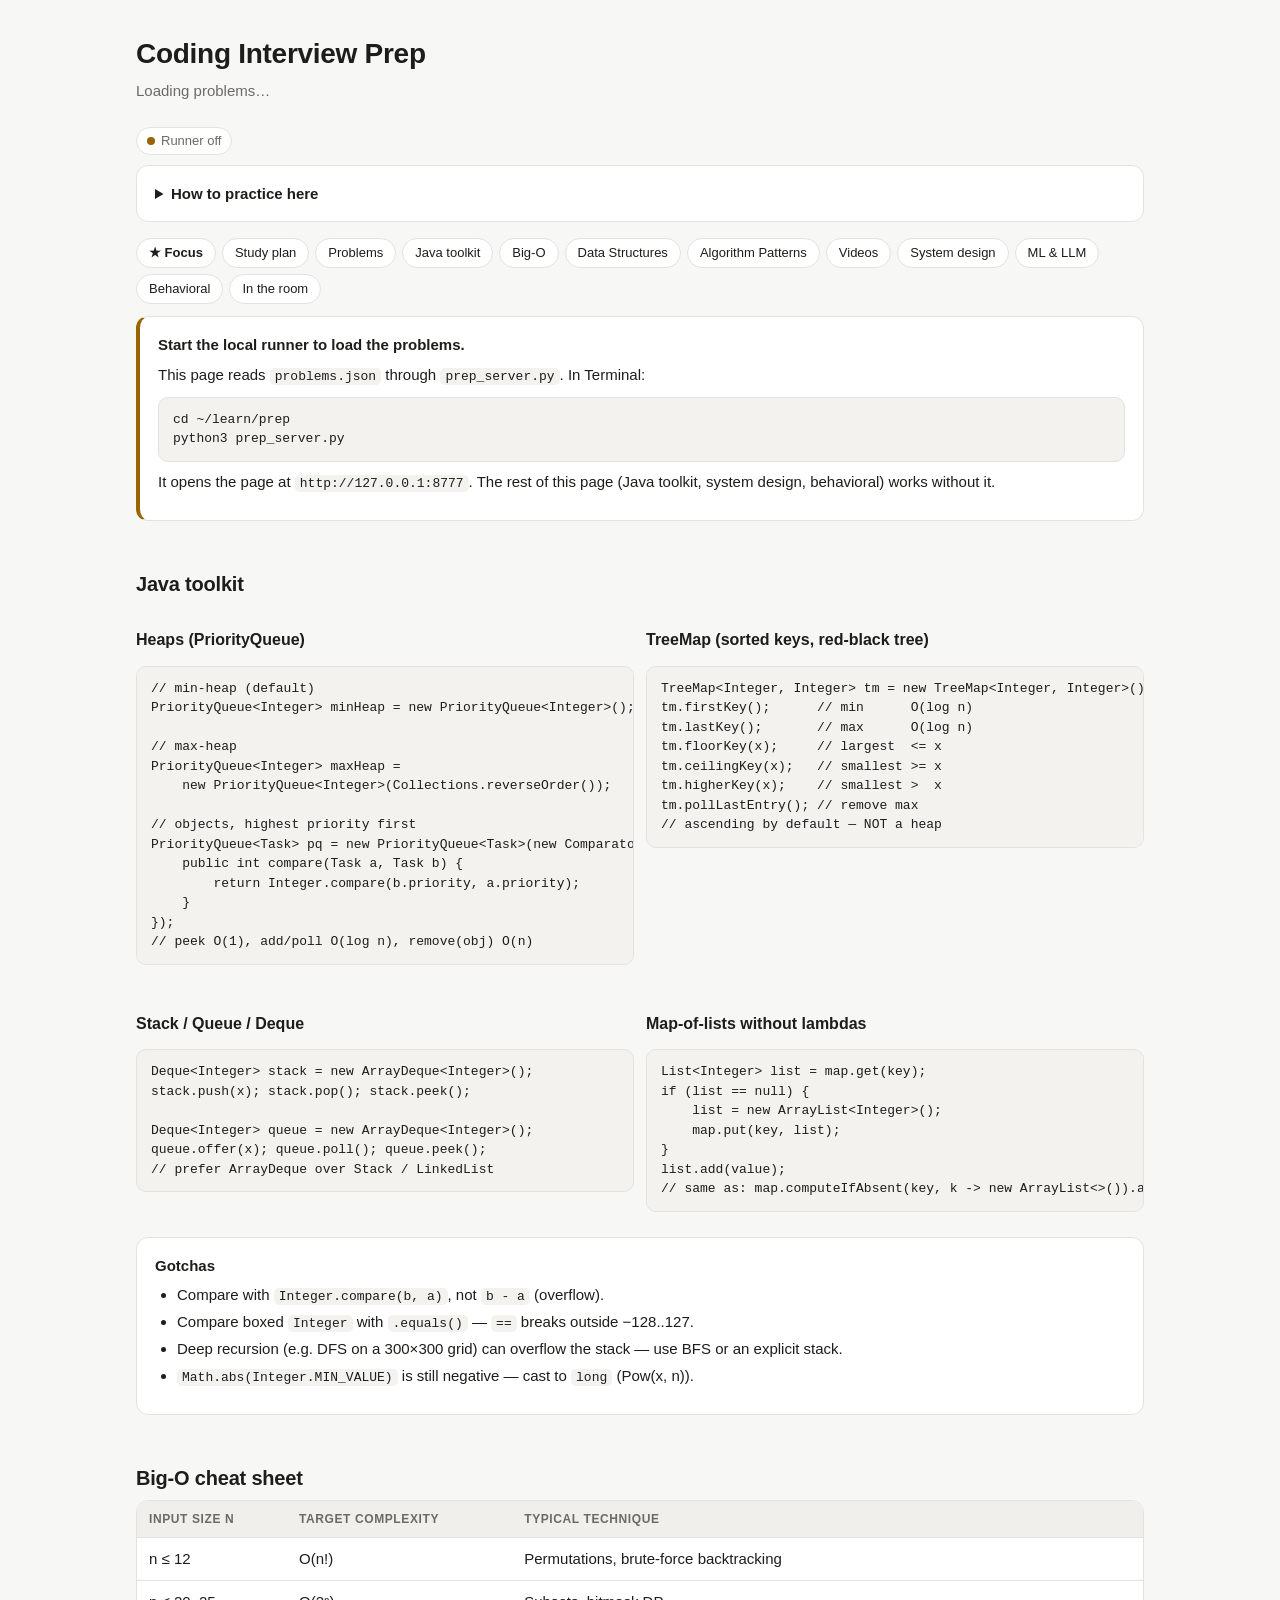
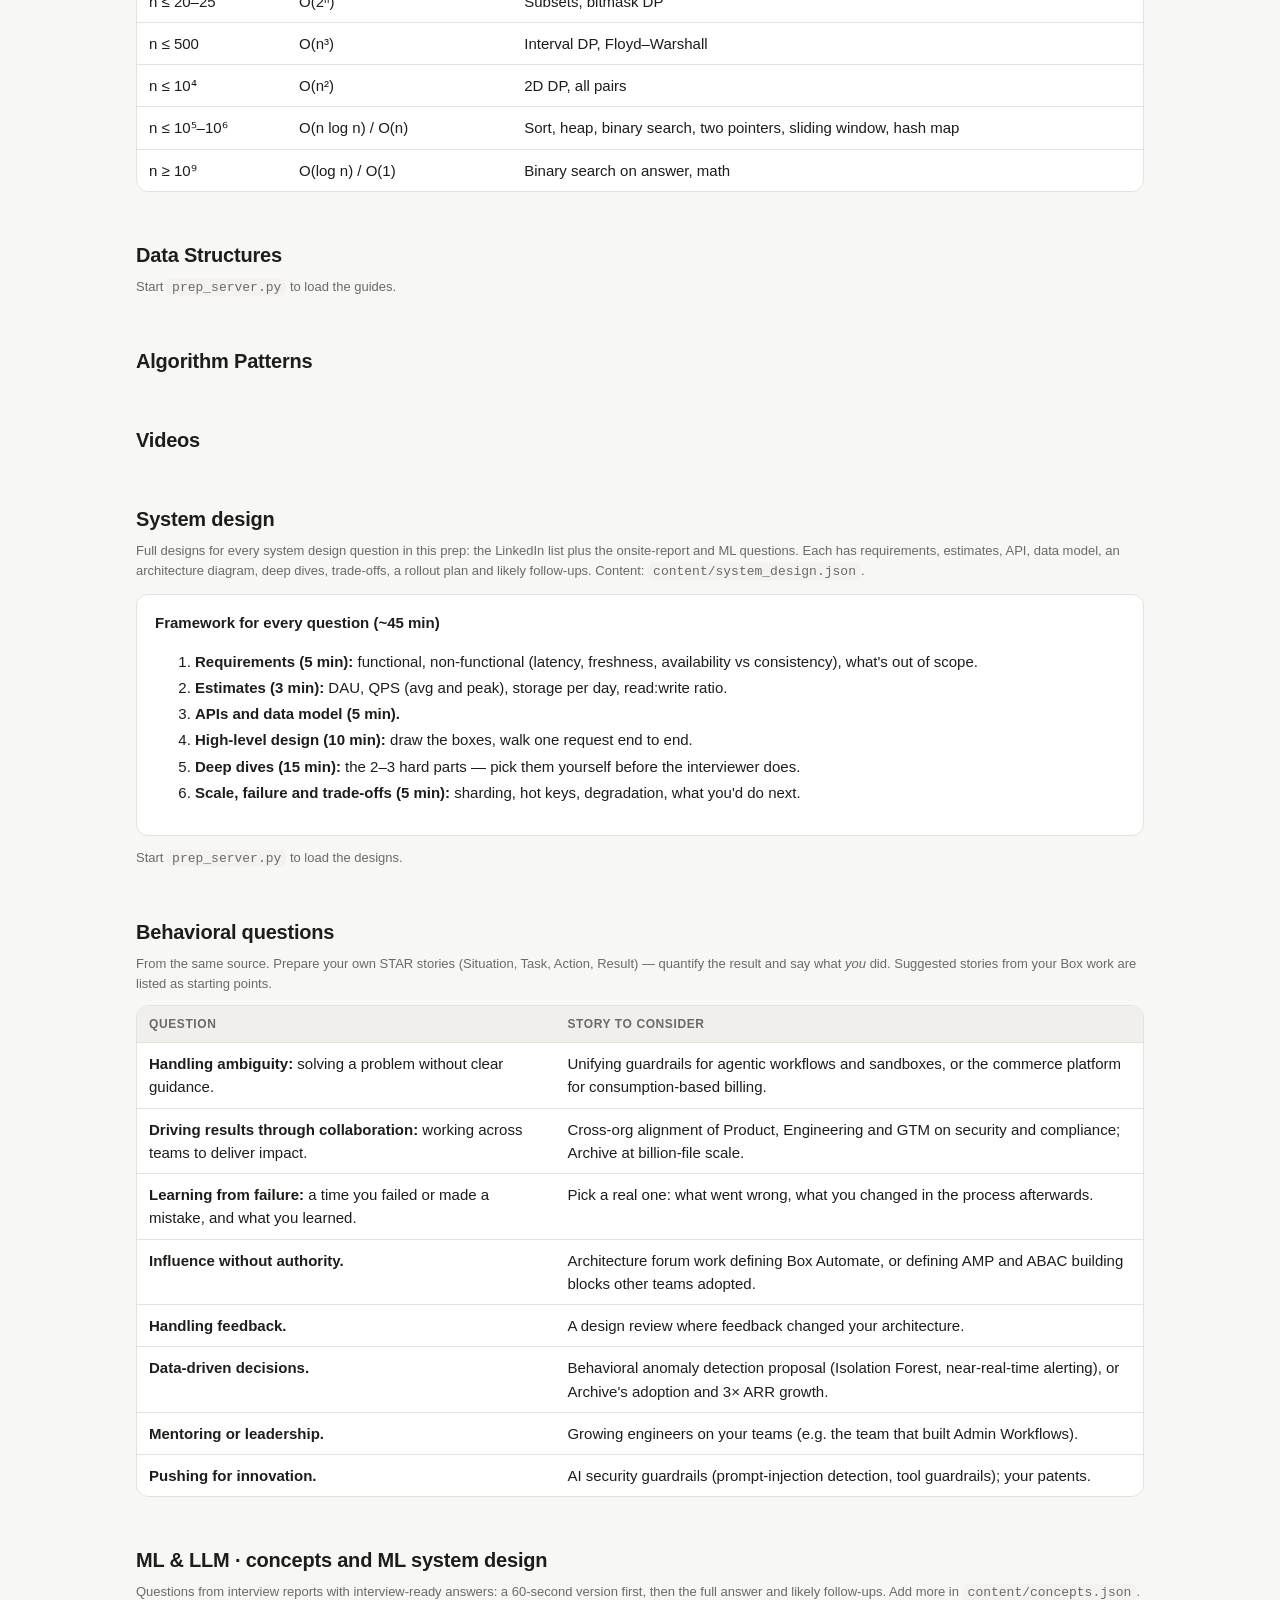
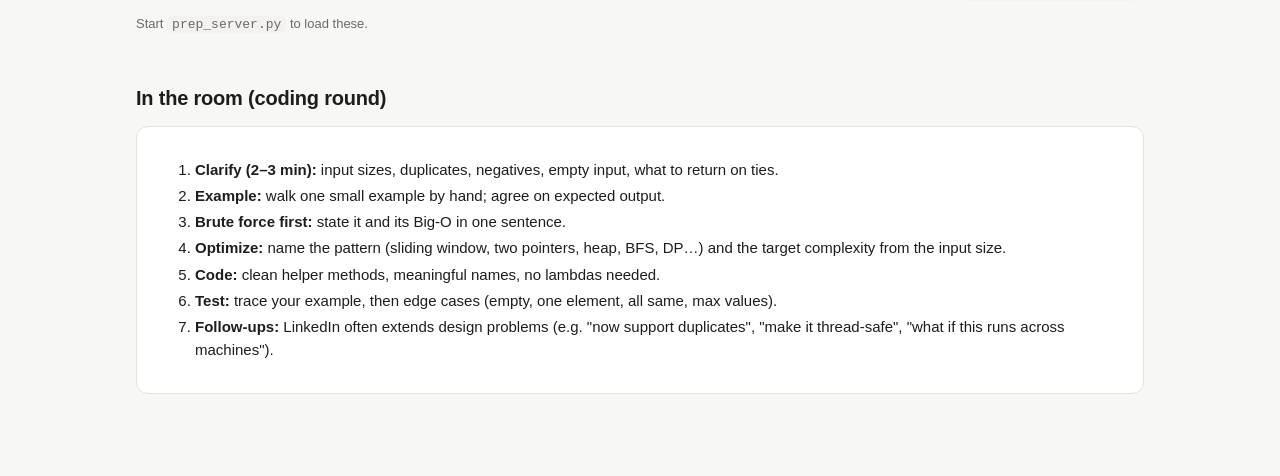
<file: prep/index.html>
<!doctype html>
<html lang="en">
<head>
<meta charset="utf-8">
<meta name="viewport" content="width=device-width, initial-scale=1">
<title>Coding Interview Prep</title>
<meta name="prep-token" content="__PREP_TOKEN__">
<link rel="stylesheet" href="vendor/codemirror.css">
<link rel="stylesheet" href="vendor/show-hint.css">
<link rel="stylesheet" href="app.css">
</head>
<body>
<div class="wrap">
<h1>Coding Interview Prep</h1>
<p class="sub" id="subText">Loading problems…</p>
<div class="runner" id="runnerBadge"><i></i><span>Checking runner…</span></div>
<details class="card" style="margin-top:10px"><summary style="cursor:pointer;font-weight:600">How to practice here</summary>
<ol>
<li>Click a problem title to open it: description on the left, code editor on the right (Java or Python).</li>
<li><b>Ctrl + Space</b> or typing <code>.</code> after a variable shows Java methods with signatures and Big-O. The <b>Reference</b> tab has a searchable Java API cheat sheet and snippets.</li>
<li><b>Run tests</b> (or Cmd + Enter) runs your code with your own <code>javac</code>/<code>python3</code> through <code>prep_server.py</code>. Your code is saved to <code>solutions/</code>.</li>
<li>Progress shows on every problem: <b>Started</b> / <b>Tried · 1/4</b> (attempted), <b>✓ 4/4</b> (all tests passing), <b>✓ Done</b>. Filter by it with the status menu. It's saved to <code>solutions/progress.json</code>.</li>
<li>Change companies or the time window: <code>python3 build_prep.py --companies LinkedIn Nvidia Google --window 6mo</code>, then reload. See README.md.</li>
</ol></details>
<nav class="toc">
  <a href="#focus" class="navfocus">★ Focus</a><a href="#plan">Study plan</a><a href="#problems">Problems</a>
  <a href="#java">Java toolkit</a><a href="#bigo">Big-O</a><a href="#ds">Data Structures</a><a href="#tech">Algorithm Patterns</a><a href="#videos">Videos</a><a href="#sd">System design</a><a href="#ml">ML &amp; LLM</a><a href="#beh">Behavioral</a><a href="#approach">In the room</a>
</nav>
<div id="appRoot">
<h2 id="focus">★ Focus: LinkedIn Staff onsite</h2>
<div id="focusRoot"><p class="note">Loading…</p></div>
<h2 id="plan">Study plan</h2>
<div class="grid" id="planCards"></div>
<div class="card">
  <b>Suggested order</b>
  <ol>
    <li><b>Company problems first</b> — the list is already sorted: asked by more companies, then most recent (30d → 3mo → 6mo), then frequency.</li>
    <li><b>Pick a company</b> in the Source filter when an interview is coming up; the list re-sorts by that company's frequency.</li>
    <li><b>Then go by pattern</b> — use the Pattern filter to do 3–4 problems of one pattern in a row, mixing company and Blind 75 problems.</li>
    <li><b>Blind 75 rows</b> (at the bottom) fill in patterns the companies didn't cover recently.</li>
  </ol>
  <p class="note" id="dataNote"></p>
</div>

<h2 id="problems">Problems <span class="lc" id="nProblems"></span></h2>
<div class="toolbar">
  <input type="search" id="q" placeholder="Filter by title or number…" aria-label="Filter problems">
  <select id="src" aria-label="Filter by source"></select>
  <select id="pat" aria-label="Filter by pattern"></select>
  <select id="stat" aria-label="Filter by status">
    <option value="">All statuses</option>
    <option value="todo">Not done yet</option>
    <option value="none">Not started</option>
    <option value="attempted">Attempted (not passing)</option>
    <option value="passed">Passing, not marked done</option>
    <option value="done">Done</option>
  </select>
  <label><input type="checkbox" id="hideDone"> Hide done</label>
  <button type="button" class="btn sm addprob" id="addProb" title="Add a problem that isn't in the list, like one from a real interview">+ Add problem</button>
  <div class="progress"><span id="ptext">Loading…</span><div class="bar"><i id="pbar"></i><i id="pbar2"></i><i id="pbar3"></i></div></div>
  <div class="legend" id="plegend"></div>
</div>
<div class="tablewrap"><table id="ptable">
<thead><tr><th></th><th>Problem · key idea · tags</th><th>Level</th><th>Pattern</th></tr></thead>
<tbody></tbody></table></div>
<div class="empty" id="empty">No problems match the current filters.</div>
</div>

<h2 id="java">Java toolkit</h2>
<div class="cols2">
<div>
<h3>Heaps (PriorityQueue)</h3>
<pre><code>// min-heap (default)
PriorityQueue&lt;Integer&gt; minHeap = new PriorityQueue&lt;Integer&gt;();

// max-heap
PriorityQueue&lt;Integer&gt; maxHeap =
    new PriorityQueue&lt;Integer&gt;(Collections.reverseOrder());

// objects, highest priority first
PriorityQueue&lt;Task&gt; pq = new PriorityQueue&lt;Task&gt;(new Comparator&lt;Task&gt;() {
    public int compare(Task a, Task b) {
        return Integer.compare(b.priority, a.priority);
    }
});
// peek O(1), add/poll O(log n), remove(obj) O(n)</code></pre>
</div>
<div>
<h3>TreeMap (sorted keys, red-black tree)</h3>
<pre><code>TreeMap&lt;Integer, Integer&gt; tm = new TreeMap&lt;Integer, Integer&gt;();
tm.firstKey();      // min      O(log n)
tm.lastKey();       // max      O(log n)
tm.floorKey(x);     // largest  &lt;= x
tm.ceilingKey(x);   // smallest &gt;= x
tm.higherKey(x);    // smallest &gt;  x
tm.pollLastEntry(); // remove max
// ascending by default — NOT a heap</code></pre>
</div>
<div>
<h3>Stack / Queue / Deque</h3>
<pre><code>Deque&lt;Integer&gt; stack = new ArrayDeque&lt;Integer&gt;();
stack.push(x); stack.pop(); stack.peek();

Deque&lt;Integer&gt; queue = new ArrayDeque&lt;Integer&gt;();
queue.offer(x); queue.poll(); queue.peek();
// prefer ArrayDeque over Stack / LinkedList</code></pre>
</div>
<div>
<h3>Map-of-lists without lambdas</h3>
<pre><code>List&lt;Integer&gt; list = map.get(key);
if (list == null) {
    list = new ArrayList&lt;Integer&gt;();
    map.put(key, list);
}
list.add(value);
// same as: map.computeIfAbsent(key, k -&gt; new ArrayList&lt;&gt;()).add(value);</code></pre>
</div>
</div>
<div class="card">
<b>Gotchas</b>
<ul>
  <li>Compare with <code>Integer.compare(b, a)</code>, not <code>b - a</code> (overflow).</li>
  <li>Compare boxed <code>Integer</code> with <code>.equals()</code> — <code>==</code> breaks outside −128..127.</li>
  <li>Deep recursion (e.g. DFS on a 300×300 grid) can overflow the stack — use BFS or an explicit stack.</li>
  <li><code>Math.abs(Integer.MIN_VALUE)</code> is still negative — cast to <code>long</code> (Pow(x, n)).</li>
</ul>
</div>

<h2 id="bigo">Big-O cheat sheet</h2>
<div class="tablewrap"><table>
<thead><tr><th>Input size n</th><th>Target complexity</th><th>Typical technique</th></tr></thead>
<tbody>
<tr><td>n ≤ 12</td><td>O(n!)</td><td>Permutations, brute-force backtracking</td></tr>
<tr><td>n ≤ 20–25</td><td>O(2ⁿ)</td><td>Subsets, bitmask DP</td></tr>
<tr><td>n ≤ 500</td><td>O(n³)</td><td>Interval DP, Floyd–Warshall</td></tr>
<tr><td>n ≤ 10⁴</td><td>O(n²)</td><td>2D DP, all pairs</td></tr>
<tr><td>n ≤ 10⁵–10⁶</td><td>O(n log n) / O(n)</td><td>Sort, heap, binary search, two pointers, sliding window, hash map</td></tr>
<tr><td>n ≥ 10⁹</td><td>O(log n) / O(1)</td><td>Binary search on answer, math</td></tr>
</tbody></table></div>

<h2 id="ds">Data Structures</h2>
<div id="dsRoot"><p class="note">Start <code>prep_server.py</code> to load the guides.</p></div>
<h2 id="tech">Algorithm Patterns</h2>
<div id="techRoot"></div>
<h2 id="videos">Videos</h2>
<div id="vidRoot"></div>
<h2 id="sd">System design</h2>
<p class="note">Full designs for every system design question in this prep: the LinkedIn list plus the onsite-report and ML questions. Each has requirements, estimates, API, data model, an architecture diagram, deep dives, trade-offs, a rollout plan and likely follow-ups. Content: <code>content/system_design.json</code>.</p>

<div class="card">
<b>Framework for every question (~45 min)</b>
<ol>
  <li><b>Requirements (5 min):</b> functional, non-functional (latency, freshness, availability vs consistency), what's out of scope.</li>
  <li><b>Estimates (3 min):</b> DAU, QPS (avg and peak), storage per day, read:write ratio.</li>
  <li><b>APIs and data model (5 min).</b></li>
  <li><b>High-level design (10 min):</b> draw the boxes, walk one request end to end.</li>
  <li><b>Deep dives (15 min):</b> the 2–3 hard parts — pick them yourself before the interviewer does.</li>
  <li><b>Scale, failure and trade-offs (5 min):</b> sharding, hot keys, degradation, what you'd do next.</li>
</ol>
</div>

<!-- 1. Feed -->
<div id="sdRoot"><p class="note">Start <code>prep_server.py</code> to load the designs.</p></div>
<h2 id="beh">Behavioral questions</h2>
<p class="note">From the same source. Prepare your own STAR stories (Situation, Task, Action, Result) — quantify the result and say what <i>you</i> did. Suggested stories from your Box work are listed as starting points.</p>
<div class="tablewrap"><table>
<thead><tr><th>Question</th><th>Story to consider</th></tr></thead>
<tbody>
<tr><td><b>Handling ambiguity:</b> solving a problem without clear guidance.</td><td>Unifying guardrails for agentic workflows and sandboxes, or the commerce platform for consumption-based billing.</td></tr>
<tr><td><b>Driving results through collaboration:</b> working across teams to deliver impact.</td><td>Cross-org alignment of Product, Engineering and GTM on security and compliance; Archive at billion-file scale.</td></tr>
<tr><td><b>Learning from failure:</b> a time you failed or made a mistake, and what you learned.</td><td>Pick a real one: what went wrong, what you changed in the process afterwards.</td></tr>
<tr><td><b>Influence without authority.</b></td><td>Architecture forum work defining Box Automate, or defining AMP and ABAC building blocks other teams adopted.</td></tr>
<tr><td><b>Handling feedback.</b></td><td>A design review where feedback changed your architecture.</td></tr>
<tr><td><b>Data-driven decisions.</b></td><td>Behavioral anomaly detection proposal (Isolation Forest, near-real-time alerting), or Archive's adoption and 3× ARR growth.</td></tr>
<tr><td><b>Mentoring or leadership.</b></td><td>Growing engineers on your teams (e.g. the team that built Admin Workflows).</td></tr>
<tr><td><b>Pushing for innovation.</b></td><td>AI security guardrails (prompt-injection detection, tool guardrails); your patents.</td></tr>
</tbody></table></div>

<h2 id="ml">ML &amp; LLM · concepts and ML system design</h2>
<p class="note">Questions from interview reports with interview-ready answers: a 60-second version first, then the full answer and likely follow-ups. Add more in <code>content/concepts.json</code>.</p>
<div id="mlRoot"><p class="note">Start <code>prep_server.py</code> to load these.</p></div>

<h2 id="approach">In the room (coding round)</h2>
<div class="card">
<ol>
  <li><b>Clarify (2–3 min):</b> input sizes, duplicates, negatives, empty input, what to return on ties.</li>
  <li><b>Example:</b> walk one small example by hand; agree on expected output.</li>
  <li><b>Brute force first:</b> state it and its Big-O in one sentence.</li>
  <li><b>Optimize:</b> name the pattern (sliding window, two pointers, heap, BFS, DP…) and the target complexity from the input size.</li>
  <li><b>Code:</b> clean helper methods, meaningful names, no lambdas needed.</li>
  <li><b>Test:</b> trace your example, then edge cases (empty, one element, all same, max values).</li>
  <li><b>Follow-ups:</b> LinkedIn often extends design problems (e.g. "now support duplicates", "make it thread-safe", "what if this runs across machines").</li>
</ol>
</div>

</div>
<div class="modal" id="modal" role="dialog" aria-modal="true" aria-labelledby="mTitle" hidden>
  <div class="mbox">
    <header class="mhead">
      <div class="mnav">
        <button type="button" class="ibtn" id="mPrev" title="Previous problem (in current filter)">‹</button>
        <button type="button" class="ibtn" id="mNext" title="Next problem (in current filter)">›</button>
      </div>
      <div class="mtitlewrap">
        <h2 id="mTitle">Problem</h2>
        <div class="mmeta" id="mMeta"></div>
        <div class="mstatus" id="mStatus"></div>
      </div>
      <button type="button" class="btn ghost sm" id="mEdit" hidden title="Edit this problem you added">Edit problem</button>
      <label class="mdone"><input type="checkbox" id="mDone"> Done</label>
      <button type="button" class="ibtn" id="mClose" title="Close (Esc)">✕</button>
    </header>
    <div class="mbody">
      <section class="mleft">
        <div class="tabs" role="tablist">
          <button type="button" role="tab" class="tab on" data-tab="prob">Problem</button>
          <button type="button" role="tab" class="tab" data-tab="sol" id="mSolTab" hidden>Solution ★</button>
          <button type="button" role="tab" class="tab" data-tab="ref">Reference</button>
        </div>
        <div class="tabpane" id="paneProb">
          <div class="inshort"><span class="lbl2">In short</span><p id="mSummary"></p></div>
          <section class="fullst" id="mFull">
            <div class="fullhead"><b>Full problem</b><span class="note" id="mFullSrc"></span><span class="grow"></span><button type="button" class="linkbtn" id="mFullRefresh" title="Fetch again from LeetCode">Refresh</button></div>
            <div class="fullbody collapsed" id="mFullBody"></div>
            <button type="button" class="morebtn" id="mFullMore" aria-expanded="false">Show full problem ▾</button>
          </section>
          <div class="mex"><b>Example</b><div id="mExample"></div></div>
          <details class="mhint"><summary>Hint: key idea</summary><div id="mIdea"></div></details>
          <div id="mTestsWrap">
            <h4>Test cases</h4>
            <ol id="mTests" class="mtests"></ol>
          </div>
          <p class="note" id="mProvided"></p>
          <div id="mTech"></div>
          <p class="note"><a id="mLink" href="#" target="_blank" rel="noopener">Open on LeetCode ↗</a></p>
        </div>
        <div class="tabpane" id="paneSol" hidden>
          <p class="note">From the Focus tab. Try the problem first: this is the full worked solution.</p>
          <div id="mSol"></div>
        </div>
        <div class="tabpane" id="paneRef" hidden>
          <input type="search" id="refQ" placeholder="Search: e.g. TreeMap floor, PriorityQueue, substring…" aria-label="Search reference">
          <div id="refBody"></div>
        </div>
      </section>
      <section class="mright">
        <div class="etools">
          <select id="mLang" aria-label="Language">
            <option value="java">Java</option>
            <option value="python">Python 3</option>
          </select>
          <label class="ac"><input type="checkbox" id="mAuto" checked> Autocomplete</label>
          <span class="grow"></span>
          <button type="button" class="btn ghost" id="mReset">Reset code</button>
          <button type="button" class="btn ghost" id="mRunOnce" title="Run once and show your prints (Ctrl/Cmd + Shift + Enter)">Run ▷</button>
          <button type="button" class="btn" id="mRun" title="Run all tests (Ctrl/Cmd + Enter)">Run tests ▶</button>
        </div>
        <div class="runin">
          <label for="mRunSel">Run with</label>
          <select id="mRunSel" aria-label="Input for Run"></select>
          <input type="text" id="mRunArgs" spellcheck="false" autocomplete="off" aria-label="Custom input as a JSON list of arguments" hidden>
          <span class="note" id="mRunHint"></span>
        </div>
        <div class="verbar">
          <label for="mVerSel">Version</label>
          <select id="mVerSel" aria-label="Saved versions"></select>
          <button type="button" class="btn ghost sm" id="mVerSave">Save as version…</button>
          <span class="vernew" id="mVerNew" hidden>
            <input type="text" id="mVerName" spellcheck="false" autocomplete="off" placeholder="name, e.g. bfs or two-pass-dfs" aria-label="Version name">
            <input type="text" id="mVerNote" spellcheck="false" autocomplete="off" placeholder="note (optional)" aria-label="Version note">
            <button type="button" class="btn sm" id="mVerOk">Save</button>
            <button type="button" class="linkbtn" id="mVerCancel">Cancel</button>
          </span>
          <button type="button" class="linkbtn" id="mVerDel" hidden>Delete</button>
          <span class="note" id="mVerMsg"></span>
        </div>
        <div class="editorwrap"><textarea id="mCode"></textarea></div>
        <div class="out" id="mOut"><div class="outhint">Press <b>Run tests</b> (or Ctrl/Cmd + Enter). <b>Ctrl + Space</b> shows suggestions; typing <code>.</code> after a variable lists its methods.</div></div>
      </section>
    </div>
  </div>
</div>

<div class="cpmodal" id="cpModal" role="dialog" aria-modal="true" aria-labelledby="cpTitle" hidden>
  <form class="cpbox" id="cpForm" novalidate>
    <header class="cphead">
      <h2 id="cpTitle">Add a problem</h2>
      <span class="grow"></span>
      <button type="button" class="ibtn" id="cpClose" title="Close (Esc)">✕</button>
    </header>
    <div class="cpbody">
      <p class="note">For problems that aren't in the list, like one from a real interview. Only the title is required. Saved to <code>content/custom_problems.json</code>.</p>
      <div class="cperr" id="cpErr" hidden></div>
      <div class="cprow">
        <label class="cpf grow2">Title <input type="text" id="cpTitleIn" required maxlength="120" placeholder="e.g. Merge meeting rooms"></label>
        <label class="cpf">Difficulty <select id="cpDiff"><option>Easy</option><option selected>Medium</option><option>Hard</option></select></label>
      </div>
      <div class="cprow">
        <label class="cpf">Pattern <input type="text" id="cpPattern" list="cpPatList" placeholder="pick or type"></label>
        <label class="cpf">Companies <input type="text" id="cpCompanies" list="cpCoList" placeholder="LinkedIn, Google"></label>
        <label class="cpf grow2">Where it's from <input type="text" id="cpSource" maxlength="200" placeholder="e.g. LinkedIn phone screen, Nov 2026"></label>
      </div>
      <datalist id="cpPatList"></datalist><datalist id="cpCoList"></datalist>
      <label class="cpf">In short <span class="note">(shown at the top and as the key idea)</span><textarea id="cpSummary" rows="2"></textarea></label>
      <label class="cpf">Full problem <span class="note">blank line = new paragraph · <code>`code`</code> · lines starting with <code>- </code> are bullets · <code>```</code> fences a block</span>
        <textarea id="cpStatement" rows="8" spellcheck="true"></textarea></label>
      <div class="cprow">
        <label class="cpf grow2">Example <textarea id="cpExample" rows="2"></textarea></label>
        <label class="cpf grow2">Hint <textarea id="cpHint" rows="2"></textarea></label>
      </div>
      <fieldset class="cptests">
        <legend>Run tests <span class="note">(optional)</span></legend>
        <label class="cpf">Method signature, in Java <span class="note">— Python gets the same method</span>
          <input type="text" id="cpSig" spellcheck="false" autocomplete="off" class="mono" placeholder="int maxProfit(int[] prices)"></label>
        <details class="cptypes"><summary>Supported types</summary>
          <p>Parameters: <code>int long double boolean char String int[] int[][] char[] char[][] String[] List&lt;Integer&gt; List&lt;String&gt; List&lt;List&lt;Integer&gt;&gt; TreeNode ListNode ListNode[]</code></p>
          <p>Return: the same plus <code>boolean[] double[] List&lt;Boolean&gt; List&lt;List&lt;String&gt;&gt;</code>, and <code>void</code> (no tests). Trees are written in level order: <code>[3,9,20,null,null,15,7]</code>; linked lists as their values: <code>[1,2,3]</code>.</p>
        </details>
        <label class="cpf">Tests <span class="note">one per line: <code>arguments as a JSON list -&gt; expected</code>, optional <code>// note</code></span>
          <textarea id="cpTests" rows="5" spellcheck="false" class="mono" placeholder="[[7,1,5,3,6,4]] -> 5&#10;[[7,6,4,3,1]] -> 0   // prices only fall"></textarea></label>
        <label class="cpf cpinline">Answer order
          <select id="cpOrder">
            <option value="exact">must match exactly</option>
            <option value="any">any order (list is sorted before comparing)</option>
            <option value="any-inner">any order, inside each inner list too</option>
          </select></label>
      </fieldset>
    </div>
    <footer class="cpfoot">
      <button type="button" class="linkbtn danger" id="cpDelete" hidden>Delete problem</button>
      <span class="grow"></span>
      <span class="note" id="cpMsg"></span>
      <button type="button" class="btn ghost" id="cpCancel">Cancel</button>
      <button type="submit" class="btn" id="cpSave">Save problem</button>
    </footer>
  </form>
</div>

<script src="vendor/codemirror.js"></script>
<script src="vendor/clike.js"></script>
<script src="vendor/python.js"></script>
<script src="vendor/show-hint.js"></script>
<script src="vendor/matchbrackets.js"></script>
<script src="vendor/closebrackets.js"></script>
<script src="app.js"></script>
</body>
</html>
</file>
<file: prep/vendor/codemirror.css>
/* BASICS */

.CodeMirror {
  /* Set height, width, borders, and global font properties here */
  font-family: monospace;
  height: 300px;
  color: black;
  direction: ltr;
}

/* PADDING */

.CodeMirror-lines {
  padding: 4px 0; /* Vertical padding around content */
}
.CodeMirror pre.CodeMirror-line,
.CodeMirror pre.CodeMirror-line-like {
  padding: 0 4px; /* Horizontal padding of content */
}

.CodeMirror-scrollbar-filler, .CodeMirror-gutter-filler {
  background-color: white; /* The little square between H and V scrollbars */
}

/* GUTTER */

.CodeMirror-gutters {
  border-right: 1px solid #ddd;
  background-color: #f7f7f7;
  white-space: nowrap;
}
.CodeMirror-linenumbers {}
.CodeMirror-linenumber {
  padding: 0 3px 0 5px;
  min-width: 20px;
  text-align: right;
  color: #999;
  white-space: nowrap;
}

.CodeMirror-guttermarker { color: black; }
.CodeMirror-guttermarker-subtle { color: #999; }

/* CURSOR */

.CodeMirror-cursor {
  border-left: 1px solid black;
  border-right: none;
  width: 0;
}
/* Shown when moving in bi-directional text */
.CodeMirror div.CodeMirror-secondarycursor {
  border-left: 1px solid silver;
}
.cm-fat-cursor .CodeMirror-cursor {
  width: auto;
  border: 0 !important;
  background: #7e7;
}
.cm-fat-cursor div.CodeMirror-cursors {
  z-index: 1;
}
.cm-fat-cursor .CodeMirror-line::selection,
.cm-fat-cursor .CodeMirror-line > span::selection, 
.cm-fat-cursor .CodeMirror-line > span > span::selection { background: transparent; }
.cm-fat-cursor .CodeMirror-line::-moz-selection,
.cm-fat-cursor .CodeMirror-line > span::-moz-selection,
.cm-fat-cursor .CodeMirror-line > span > span::-moz-selection { background: transparent; }
.cm-fat-cursor { caret-color: transparent; }
@-moz-keyframes blink {
  0% {}
  50% { background-color: transparent; }
  100% {}
}
@-webkit-keyframes blink {
  0% {}
  50% { background-color: transparent; }
  100% {}
}
@keyframes blink {
  0% {}
  50% { background-color: transparent; }
  100% {}
}

/* Can style cursor different in overwrite (non-insert) mode */
.CodeMirror-overwrite .CodeMirror-cursor {}

.cm-tab { display: inline-block; text-decoration: inherit; }

.CodeMirror-rulers {
  position: absolute;
  left: 0; right: 0; top: -50px; bottom: 0;
  overflow: hidden;
}
.CodeMirror-ruler {
  border-left: 1px solid #ccc;
  top: 0; bottom: 0;
  position: absolute;
}

/* DEFAULT THEME */

.cm-s-default .cm-header {color: blue;}
.cm-s-default .cm-quote {color: #090;}
.cm-negative {color: #d44;}
.cm-positive {color: #292;}
.cm-header, .cm-strong {font-weight: bold;}
.cm-em {font-style: italic;}
.cm-link {text-decoration: underline;}
.cm-strikethrough {text-decoration: line-through;}

.cm-s-default .cm-keyword {color: #708;}
.cm-s-default .cm-atom {color: #219;}
.cm-s-default .cm-number {color: #164;}
.cm-s-default .cm-def {color: #00f;}
.cm-s-default .cm-variable,
.cm-s-default .cm-punctuation,
.cm-s-default .cm-property,
.cm-s-default .cm-operator {}
.cm-s-default .cm-variable-2 {color: #05a;}
.cm-s-default .cm-variable-3, .cm-s-default .cm-type {color: #085;}
.cm-s-default .cm-comment {color: #a50;}
.cm-s-default .cm-string {color: #a11;}
.cm-s-default .cm-string-2 {color: #f50;}
.cm-s-default .cm-meta {color: #555;}
.cm-s-default .cm-qualifier {color: #555;}
.cm-s-default .cm-builtin {color: #30a;}
.cm-s-default .cm-bracket {color: #997;}
.cm-s-default .cm-tag {color: #170;}
.cm-s-default .cm-attribute {color: #00c;}
.cm-s-default .cm-hr {color: #999;}
.cm-s-default .cm-link {color: #00c;}

.cm-s-default .cm-error {color: #f00;}
.cm-invalidchar {color: #f00;}

.CodeMirror-composing { border-bottom: 2px solid; }

/* Default styles for common addons */

div.CodeMirror span.CodeMirror-matchingbracket {color: #0b0;}
div.CodeMirror span.CodeMirror-nonmatchingbracket {color: #a22;}
.CodeMirror-matchingtag { background: rgba(255, 150, 0, .3); }
.CodeMirror-activeline-background {background: #e8f2ff;}

/* STOP */

/* The rest of this file contains styles related to the mechanics of
   the editor. You probably shouldn't touch them. */

.CodeMirror {
  position: relative;
  overflow: hidden;
  background: white;
}

.CodeMirror-scroll {
  overflow: scroll !important; /* Things will break if this is overridden */
  /* 50px is the magic margin used to hide the element's real scrollbars */
  /* See overflow: hidden in .CodeMirror */
  margin-bottom: -50px; margin-right: -50px;
  padding-bottom: 50px;
  height: 100%;
  outline: none; /* Prevent dragging from highlighting the element */
  position: relative;
  z-index: 0;
}
.CodeMirror-sizer {
  position: relative;
  border-right: 50px solid transparent;
}

/* The fake, visible scrollbars. Used to force redraw during scrolling
   before actual scrolling happens, thus preventing shaking and
   flickering artifacts. */
.CodeMirror-vscrollbar, .CodeMirror-hscrollbar, .CodeMirror-scrollbar-filler, .CodeMirror-gutter-filler {
  position: absolute;
  z-index: 6;
  display: none;
  outline: none;
}
.CodeMirror-vscrollbar {
  right: 0; top: 0;
  overflow-x: hidden;
  overflow-y: scroll;
}
.CodeMirror-hscrollbar {
  bottom: 0; left: 0;
  overflow-y: hidden;
  overflow-x: scroll;
}
.CodeMirror-scrollbar-filler {
  right: 0; bottom: 0;
}
.CodeMirror-gutter-filler {
  left: 0; bottom: 0;
}

.CodeMirror-gutters {
  position: absolute; left: 0; top: 0;
  min-height: 100%;
  z-index: 3;
}
.CodeMirror-gutter {
  white-space: normal;
  height: 100%;
  display: inline-block;
  vertical-align: top;
  margin-bottom: -50px;
}
.CodeMirror-gutter-wrapper {
  position: absolute;
  z-index: 4;
  background: none !important;
  border: none !important;
}
.CodeMirror-gutter-background {
  position: absolute;
  top: 0; bottom: 0;
  z-index: 4;
}
.CodeMirror-gutter-elt {
  position: absolute;
  cursor: default;
  z-index: 4;
}
.CodeMirror-gutter-wrapper ::selection { background-color: transparent }
.CodeMirror-gutter-wrapper ::-moz-selection { background-color: transparent }

.CodeMirror-lines {
  cursor: text;
  min-height: 1px; /* prevents collapsing before first draw */
}
.CodeMirror pre.CodeMirror-line,
.CodeMirror pre.CodeMirror-line-like {
  /* Reset some styles that the rest of the page might have set */
  -moz-border-radius: 0; -webkit-border-radius: 0; border-radius: 0;
  border-width: 0;
  background: transparent;
  font-family: inherit;
  font-size: inherit;
  margin: 0;
  white-space: pre;
  word-wrap: normal;
  line-height: inherit;
  color: inherit;
  z-index: 2;
  position: relative;
  overflow: visible;
  -webkit-tap-highlight-color: transparent;
  -webkit-font-variant-ligatures: contextual;
  font-variant-ligatures: contextual;
}
.CodeMirror-wrap pre.CodeMirror-line,
.CodeMirror-wrap pre.CodeMirror-line-like {
  word-wrap: break-word;
  white-space: pre-wrap;
  word-break: normal;
}

.CodeMirror-linebackground {
  position: absolute;
  left: 0; right: 0; top: 0; bottom: 0;
  z-index: 0;
}

.CodeMirror-linewidget {
  position: relative;
  z-index: 2;
  padding: 0.1px; /* Force widget margins to stay inside of the container */
}

.CodeMirror-widget {}

.CodeMirror-rtl pre { direction: rtl; }

.CodeMirror-code {
  outline: none;
}

/* Force content-box sizing for the elements where we expect it */
.CodeMirror-scroll,
.CodeMirror-sizer,
.CodeMirror-gutter,
.CodeMirror-gutters,
.CodeMirror-linenumber {
  -moz-box-sizing: content-box;
  box-sizing: content-box;
}

.CodeMirror-measure {
  position: absolute;
  width: 100%;
  height: 0;
  overflow: hidden;
  visibility: hidden;
}

.CodeMirror-cursor {
  position: absolute;
  pointer-events: none;
}
.CodeMirror-measure pre { position: static; }

div.CodeMirror-cursors {
  visibility: hidden;
  position: relative;
  z-index: 3;
}
div.CodeMirror-dragcursors {
  visibility: visible;
}

.CodeMirror-focused div.CodeMirror-cursors {
  visibility: visible;
}

.CodeMirror-selected { background: #d9d9d9; }
.CodeMirror-focused .CodeMirror-selected { background: #d7d4f0; }
.CodeMirror-crosshair { cursor: crosshair; }
.CodeMirror-line::selection, .CodeMirror-line > span::selection, .CodeMirror-line > span > span::selection { background: #d7d4f0; }
.CodeMirror-line::-moz-selection, .CodeMirror-line > span::-moz-selection, .CodeMirror-line > span > span::-moz-selection { background: #d7d4f0; }

.cm-searching {
  background-color: #ffa;
  background-color: rgba(255, 255, 0, .4);
}

/* Used to force a border model for a node */
.cm-force-border { padding-right: .1px; }

@media print {
  /* Hide the cursor when printing */
  .CodeMirror div.CodeMirror-cursors {
    visibility: hidden;
  }
}

/* See issue #2901 */
.cm-tab-wrap-hack:after { content: ''; }

/* Help users use markselection to safely style text background */
span.CodeMirror-selectedtext { background: none; }
</file>
<file: prep/vendor/show-hint.css>
.CodeMirror-hints {
  position: absolute;
  z-index: 10;
  overflow: hidden;
  list-style: none;

  margin: 0;
  padding: 2px;

  -webkit-box-shadow: 2px 3px 5px rgba(0,0,0,.2);
  -moz-box-shadow: 2px 3px 5px rgba(0,0,0,.2);
  box-shadow: 2px 3px 5px rgba(0,0,0,.2);
  border-radius: 3px;
  border: 1px solid silver;

  background: white;
  font-size: 90%;
  font-family: monospace;

  max-height: 20em;
  overflow-y: auto;
  box-sizing: border-box;
}

.CodeMirror-hint {
  margin: 0;
  padding: 0 4px;
  border-radius: 2px;
  white-space: pre;
  color: black;
  cursor: pointer;
}

li.CodeMirror-hint-active {
  background: #08f;
  color: white;
}
</file>
<file: prep/app.css>
:root{
  --bg:#f7f7f5; --surface:#ffffff; --surface-2:#f0efec; --text:#1d1d1b; --muted:#6b6a66;
  --border:#e3e2de; --accent:#0a66c2; --accent-soft:#e6f0fa;
  --easy:#1f7a4d; --easy-bg:#e5f4ec; --med:#9a6400; --med-bg:#fbf1dc; --hard:#b42318; --hard-bg:#fdeceb;
  --code-bg:#f3f2ef;
}
@media (prefers-color-scheme: dark){
  :root:not([data-theme="light"]){
    --bg:#161615; --surface:#1f1f1d; --surface-2:#292927; --text:#ecebe7; --muted:#a3a29d;
    --border:#34332f; --accent:#5aa8ff; --accent-soft:#1c2c3f;
    --easy:#6fd3a0; --easy-bg:#16301f; --med:#f0c060; --med-bg:#33280f; --hard:#ff8a80; --hard-bg:#3a1a18;
    --code-bg:#262624;
  }
}
*{box-sizing:border-box}
body{margin:0;background:var(--bg);color:var(--text);font:15px/1.55 -apple-system,BlinkMacSystemFont,"Segoe UI",Inter,Roboto,sans-serif}
.wrap{max-width:1040px;margin:0 auto;padding:32px 16px 80px}
h1{font-size:28px;margin:0 0 4px;letter-spacing:-.01em}
h2{scroll-margin-top:110px;font-size:20px;margin:40px 0 6px;padding-top:8px;letter-spacing:-.01em}
h3{font-size:16px;margin:22px 0 6px}
p{margin:6px 0 10px}
.sub{color:var(--muted);margin:0 0 20px}
a{color:var(--accent);text-decoration:none}
a:hover{text-decoration:underline}
nav.toc{display:flex;flex-wrap:wrap;gap:6px;margin:16px 0 8px}
nav.toc a{background:var(--surface);border:1px solid var(--border);border-radius:999px;padding:4px 12px;font-size:13px;color:var(--text)}
nav.toc a:hover{border-color:var(--accent);text-decoration:none}
.card{background:var(--surface);border:1px solid var(--border);border-radius:12px;padding:16px 18px;margin:12px 0}
.grid{display:grid;grid-template-columns:repeat(auto-fit,minmax(220px,1fr));gap:12px}
.tier{background:var(--surface);border:1px solid var(--border);border-radius:12px;padding:14px 16px}
.tier .k{font-size:12px;text-transform:uppercase;letter-spacing:.06em;color:var(--muted)}
.tier .n{font-size:26px;font-weight:650;margin:2px 0}
.tier .d{font-size:13px;color:var(--muted)}
.tier.p1{border-left:4px solid var(--hard)} .tier.p2{border-left:4px solid var(--accent)}
.tier.p3{border-left:4px solid var(--med)} .tier.p4{border-left:4px solid var(--border)}
.toolbar{position:sticky;top:0;z-index:5;background:var(--bg);padding:10px 0;display:flex;flex-wrap:wrap;gap:10px;align-items:center;border-bottom:1px solid var(--border)}
.toolbar input[type=search]{flex:1 1 220px;min-width:0;padding:8px 12px;border:1px solid var(--border);border-radius:8px;background:var(--surface);color:var(--text);font:inherit}
.toolbar label{font-size:14px;color:var(--muted);display:flex;gap:6px;align-items:center}
.progress{flex:1 1 100%;display:flex;align-items:center;gap:10px;font-size:13px;color:var(--muted)}
.bar{flex:1;height:8px;background:var(--surface-2);border-radius:99px;overflow:hidden}
.bar>i{display:block;height:100%;width:0;background:var(--accent);transition:width .2s}
.tablewrap{overflow-x:auto;border:1px solid var(--border);border-radius:12px;background:var(--surface)}
table{border-collapse:collapse;width:100%}
th,td{text-align:left;padding:9px 12px;border-bottom:1px solid var(--border);vertical-align:top}
th{font-size:12px;text-transform:uppercase;letter-spacing:.05em;color:var(--muted);background:var(--surface-2);font-weight:600}
tr:last-child td{border-bottom:none}
td.num{color:var(--muted);font-variant-numeric:tabular-nums;width:48px}
td.chk{width:36px}
td.pat{color:var(--muted);font-size:13px;white-space:nowrap}
.lc{color:var(--muted);font-size:12px}
.idea{color:var(--muted);font-size:13px;margin-top:3px}
.diff{font-size:12px;font-weight:600;padding:2px 8px;border-radius:99px;white-space:nowrap}
.diff.easy{color:var(--easy);background:var(--easy-bg)} .diff.medium{color:var(--med);background:var(--med-bg)} .diff.hard{color:var(--hard);background:var(--hard-bg)}
tr.done td:not(.chk){opacity:.45}
tr.done a{text-decoration:line-through}
input[type=checkbox]{width:16px;height:16px;accent-color:var(--accent);cursor:pointer}
pre{background:var(--code-bg);border:1px solid var(--border);border-radius:10px;padding:12px 14px;overflow-x:auto;font-size:13px;line-height:1.5}
code{font-family:ui-monospace,SFMono-Regular,Menlo,Consolas,monospace}
p code,li code,td code{background:var(--code-bg);padding:1px 5px;border-radius:5px;font-size:13px}
ul{margin:6px 0 10px;padding-left:22px}
li{margin:3px 0}
.note{font-size:13px;color:var(--muted)}
.cols2{display:grid;grid-template-columns:1fr 1fr;gap:12px}
@media (max-width:720px){.cols2{grid-template-columns:1fr} h1{font-size:23px} td.pat{white-space:normal}}
.diagram{background:#fff;border:1px solid var(--border);border-radius:12px;padding:12px;overflow-x:auto}
.diagram svg{display:block;min-width:720px;max-width:100%;height:auto;margin:0 auto}
.cols2>div{min-width:0}

details.sdq{background:var(--surface);border:1px solid var(--border);border-radius:12px;margin:12px 0;overflow:hidden}
details.sdq>summary{cursor:pointer;list-style:none;padding:14px 18px;font-weight:650;font-size:16px;display:flex;gap:10px;align-items:baseline}
details.sdq>summary::-webkit-details-marker{display:none}
details.sdq>summary::before{content:"\25B8";color:var(--muted);transition:transform .15s}
details.sdq[open]>summary::before{transform:rotate(90deg)}
details.sdq>summary .tag{font-size:12px;font-weight:500;color:var(--muted)}
details.sdq .body{padding:0 18px 16px;border-top:1px solid var(--border)}
details.sdq .diagram{margin:12px 0}
.kv{display:grid;grid-template-columns:150px 1fr;gap:6px 14px;margin:10px 0}
.kv>b{font-size:13px;color:var(--muted);font-weight:600}
@media (max-width:720px){.kv{grid-template-columns:1fr}.kv>b{margin-top:6px}}
.qa li{margin:6px 0}

.toolbar select{padding:8px 10px;border:1px solid var(--border);border-radius:8px;background:var(--surface);color:var(--text);font:inherit;max-width:100%}
.pchip{font:inherit;font-size:12px;color:var(--accent);background:var(--accent-soft);border:0;border-radius:99px;padding:2px 9px;cursor:pointer;white-space:nowrap}
.pchip:hover{text-decoration:underline}
.pdetail{font-size:12px;color:var(--muted);margin-top:3px;white-space:normal}
.empty{display:none;padding:14px 16px;border:1px dashed var(--border);border-radius:12px;color:var(--muted);font-size:14px}
@media print{.toolbar,nav.toc{display:none} .idea{color:#444} body{background:#fff}}

/* tags, filters */

.tags{display:flex;flex-wrap:wrap;gap:6px;margin-top:6px}
.tag{font:inherit;font-size:12px;border:1px solid var(--border);background:var(--surface-2);color:var(--text);border-radius:99px;padding:1px 4px 1px 9px;cursor:pointer;display:inline-flex;align-items:center;gap:5px}
.tag:hover{border-color:var(--accent)}
.tag.b75{padding:1px 9px;color:var(--muted)}
.win{font-size:11px;border-radius:99px;padding:0 6px;font-weight:600}
.win.w30d{color:var(--hard);background:var(--hard-bg)} .win.w3mo{color:var(--med);background:var(--med-bg)} .win.w6mo{color:var(--muted);background:var(--surface)}
#ptable td:first-child{width:36px}
#ptable td:nth-child(3){width:90px} #ptable td:nth-child(4){width:150px}
.mobonly{display:none}
@media (max-width:720px){#ptable th:nth-child(4),#ptable td:nth-child(4){display:none} .mobonly{display:inline-block}}

/* modal, editor, progress */
.ptitle{font:inherit;color:var(--accent);background:none;border:0;padding:0;cursor:pointer;text-align:left}
.ptitle:hover{text-decoration:underline}
tr.done .ptitle{text-decoration:line-through}
.runner{display:inline-flex;align-items:center;gap:6px;font-size:13px;color:var(--muted);background:var(--surface);border:1px solid var(--border);border-radius:99px;padding:3px 10px;margin:4px 0 0}
.runner i{width:8px;height:8px;border-radius:50%;background:var(--muted);display:inline-block}
.runner.on i{background:var(--easy)} .runner.off i{background:var(--med)}
body.modal-open{overflow:hidden}
.modal{position:fixed;inset:0;z-index:50;background:rgba(0,0,0,.45);display:flex;align-items:stretch;justify-content:center;padding:16px}
.modal[hidden]{display:none}
.mbox{background:var(--bg);border:1px solid var(--border);border-radius:14px;width:100%;max-width:1400px;display:flex;flex-direction:column;overflow:hidden;box-shadow:0 20px 60px rgba(0,0,0,.3)}
.mhead{display:flex;align-items:center;gap:12px;padding:10px 14px;border-bottom:1px solid var(--border);background:var(--surface)}
.mtitlewrap{flex:1;min-width:0}
.mhead h2{margin:0;padding:0;font-size:18px;white-space:nowrap;overflow:hidden;text-overflow:ellipsis;scroll-margin:0}
.mmeta{display:flex;flex-wrap:wrap;gap:6px;align-items:center;margin-top:4px}
.mnav{display:flex;gap:4px}
.ibtn{font:inherit;font-size:18px;line-height:1;width:34px;height:34px;border-radius:8px;border:1px solid var(--border);background:var(--surface);color:var(--text);cursor:pointer}
.ibtn:hover{border-color:var(--accent)}
.mdone{font-size:14px;color:var(--muted);display:flex;gap:6px;align-items:center;white-space:nowrap}
.mbody{flex:1;display:grid;grid-template-columns:minmax(300px,40%) 1fr;min-height:0}
.mleft{border-right:1px solid var(--border);overflow:auto;padding:12px 16px 20px;min-width:0}
.mright{display:flex;flex-direction:column;min-width:0;min-height:0}
.tabs{display:flex;gap:4px;margin-bottom:10px;border-bottom:1px solid var(--border)}
.tab{font:inherit;font-size:14px;background:none;border:0;border-bottom:2px solid transparent;padding:6px 10px;color:var(--muted);cursor:pointer}
.tab.on{color:var(--text);border-bottom-color:var(--accent);font-weight:600}
.mex{background:var(--surface);border:1px solid var(--border);border-radius:10px;padding:10px 12px;margin:10px 0}
.mex div{font-family:ui-monospace,SFMono-Regular,Menlo,Consolas,monospace;font-size:13px;margin-top:4px;white-space:pre-wrap;word-break:break-word}
.mhint{background:var(--surface);border:1px solid var(--border);border-radius:10px;padding:8px 12px;margin:10px 0}
.mhint summary{cursor:pointer;font-weight:600;font-size:14px}
.mhint div{margin-top:6px;font-size:14px}
.mtests{padding-left:20px;font-size:13px}
.mtests li{margin:5px 0;word-break:break-word}
.mtests code{font-size:12px}
h4{margin:14px 0 4px;font-size:14px}
.etools{display:flex;align-items:center;gap:10px;padding:8px 12px;border-bottom:1px solid var(--border);background:var(--surface);flex-wrap:wrap}
.etools select{padding:6px 8px;border:1px solid var(--border);border-radius:8px;background:var(--surface);color:var(--text);font:inherit;font-size:14px}
.etools .ac{font-size:13px;color:var(--muted);display:flex;gap:5px;align-items:center}
.grow{flex:1}
.btn{font:inherit;font-size:14px;font-weight:600;border-radius:8px;border:1px solid var(--accent);background:var(--accent);color:#fff;padding:6px 14px;cursor:pointer}
.btn:disabled{opacity:.6;cursor:wait}
.btn.ghost{background:transparent;color:var(--text);border-color:var(--border);font-weight:500}
.editorwrap{flex:1;min-height:0;position:relative}
.editorwrap .CodeMirror{position:absolute;inset:0;height:auto;font-size:14px;font-family:ui-monospace,SFMono-Regular,Menlo,Consolas,monospace}
.out{height:34%;min-height:120px;overflow:auto;border-top:1px solid var(--border);padding:10px 14px;font-size:13px;background:var(--surface)}
.outhint{color:var(--muted)}
.res{border:1px solid var(--border);border-radius:8px;padding:6px 10px;margin:6px 0;background:var(--bg)}
.res.pass{border-left:4px solid var(--easy)} .res.fail{border-left:4px solid var(--hard)}
.res .lbl{font-family:ui-monospace,Menlo,monospace;font-size:12px;word-break:break-all}
.res pre,.out pre{margin:6px 0 0;padding:6px 8px;font-size:12px;white-space:pre-wrap;word-break:break-word}
.sum{font-weight:650;font-size:14px}
.sum.pass{color:var(--easy)} .sum.fail{color:var(--hard)}
#refQ{width:100%;padding:8px 10px;border:1px solid var(--border);border-radius:8px;background:var(--surface);color:var(--text);font:inherit;margin-bottom:8px}
.rcls{border:1px solid var(--border);border-radius:10px;margin:8px 0;background:var(--surface)}
.rcls>summary{cursor:pointer;padding:8px 12px;font-weight:650;display:flex;gap:8px;align-items:baseline}
.rcls>summary small{font-weight:400;color:var(--muted)}
.rcls .rnote{font-size:12.5px;color:var(--muted);padding:0 12px 6px}
.rcls table{font-size:12.5px}
.rcls td,.rcls th{padding:5px 10px}
.rcls td code{background:none;padding:0;font-size:12.5px;white-space:normal}
.rbig{color:var(--muted);white-space:nowrap}
.snip{border:1px solid var(--border);border-radius:10px;margin:8px 0;background:var(--surface);padding:8px 12px}
.snip b{font-size:13px}
.snip pre{margin:6px 0;font-size:12px}
.snip button{font:inherit;font-size:12px;border:1px solid var(--border);background:var(--bg);color:var(--text);border-radius:6px;padding:2px 8px;cursor:pointer}
/* CodeMirror colors that follow the page theme */
.CodeMirror{background:var(--bg);color:var(--text)}
.CodeMirror-gutters{background:var(--surface);border-right:1px solid var(--border)}
.CodeMirror-linenumber{color:var(--muted)}
.CodeMirror-cursor{border-left-color:var(--text)}
.CodeMirror-selected,.CodeMirror-focused .CodeMirror-selected{background:var(--accent-soft)}
.cm-s-default .cm-keyword{color:#a626a4} .cm-s-default .cm-def{color:#4078f2} .cm-s-default .cm-variable-3,.cm-s-default .cm-type{color:#c18401}
.cm-s-default .cm-string{color:#50a14f} .cm-s-default .cm-number{color:#986801} .cm-s-default .cm-comment{color:var(--muted)}
.cm-s-default .cm-builtin{color:#0184bc} .cm-s-default .cm-variable{color:var(--text)} .cm-s-default .cm-operator{color:var(--text)}
@media (prefers-color-scheme: dark){:root:not([data-theme="light"]) .cm-s-default .cm-keyword{color:#c678dd}:root:not([data-theme="light"]) .cm-s-default .cm-def{color:#61afef}:root:not([data-theme="light"]) .cm-s-default .cm-string{color:#98c379}:root:not([data-theme="light"]) .cm-s-default .cm-number{color:#d19a66}:root:not([data-theme="light"]) .cm-s-default .cm-variable-3,:root:not([data-theme="light"]) .cm-s-default .cm-type{color:#e5c07b}}
.CodeMirror-hints{z-index:100;background:var(--surface);border:1px solid var(--border);border-radius:8px;box-shadow:0 8px 24px rgba(0,0,0,.2);font-size:13px;max-height:280px;max-width:560px;font-family:inherit;padding:2px}
.CodeMirror-hint{color:var(--text);padding:4px 8px;border-radius:5px;white-space:normal}
li.CodeMirror-hint-active{background:var(--accent);color:#fff}
li.CodeMirror-hint-active .hd,li.CodeMirror-hint-active .hr{color:#e8f0ff}
.hn{font-family:ui-monospace,Menlo,monospace;font-weight:600} .hr{color:var(--muted);font-family:ui-monospace,Menlo,monospace} .hd{display:block;color:var(--muted);font-size:12px}
@media (max-width:820px){
  .modal{padding:0}
  .mbox{border-radius:0}
  .mbody{grid-template-columns:1fr;grid-template-rows:auto 1fr;overflow:auto}
  .mleft{border-right:0;border-bottom:1px solid var(--border);max-height:none;overflow:visible}
  .mright{min-height:560px}
  .mdone span{display:none}
  .mhead h2{font-size:16px}
}

.st{font-size:12px;font-weight:650;border-radius:99px;padding:1px 8px;margin-left:8px;white-space:nowrap;vertical-align:1px}
.st[hidden]{display:none}
.st-done{color:#fff;background:var(--easy)}
.st-passed{color:var(--easy);background:var(--easy-bg)}
.st-attempted{color:var(--med);background:var(--med-bg)}
.mstatus{font-size:12.5px;color:var(--muted);margin-top:4px}
.mstatus.st-done,.mstatus.st-passed{color:var(--easy);background:none;padding:0;margin-left:0;font-weight:600}
.mstatus.st-attempted{color:var(--med);background:none;padding:0;margin-left:0;font-weight:600}
.bar{display:flex}
.bar>i{flex:none}
#pbar2{background:var(--easy)} #pbar3{background:var(--med)}
.legend{display:flex;gap:12px;flex-wrap:wrap;font-size:12.5px;color:var(--muted)}
.legend b{color:var(--text)}
.dot{display:inline-block;width:8px;height:8px;border-radius:50%;margin-right:4px;vertical-align:0}

.lcnum{color:var(--muted);font-variant-numeric:tabular-nums}

.inshort{margin:2px 0 8px}
.lbl2{font-size:11px;text-transform:uppercase;letter-spacing:.06em;color:var(--muted);font-weight:600}
.inshort p{margin:2px 0 0}
.fullst{border:1px solid var(--border);border-radius:10px;background:var(--surface);margin:10px 0;overflow:hidden}
.fullhead{display:flex;align-items:baseline;gap:8px;padding:8px 12px;border-bottom:1px solid var(--border)}
.fullhead .note{font-size:12px}
.linkbtn{font:inherit;font-size:12px;background:none;border:0;color:var(--accent);cursor:pointer;padding:0}
.fullbody{padding:4px 14px 8px;font-size:14px;line-height:1.55;position:relative;overflow-wrap:anywhere}
.fullbody.collapsed{max-height:210px;overflow:hidden}
.fullbody.collapsed::after{content:"";position:absolute;left:0;right:0;bottom:0;height:60px;background:linear-gradient(to bottom,transparent,var(--surface))}
.fullbody pre{white-space:pre;overflow-x:auto;background:var(--bg);border:1px solid var(--border);border-radius:8px;padding:8px 10px;font-size:12.5px}
.fullbody code{background:var(--code-bg);padding:1px 4px;border-radius:4px;font-size:12.5px}
.fullbody pre code{background:none;padding:0}
.fullbody img{max-width:100%;height:auto;background:#fff;border-radius:6px}
.fullbody ul,.fullbody ol{padding-left:22px}
.fullbody .msg{color:var(--muted);font-size:13.5px}
.morebtn{display:block;width:100%;font:inherit;font-size:13px;font-weight:600;color:var(--accent);background:var(--surface);border:0;border-top:1px solid var(--border);padding:7px;cursor:pointer}
.morebtn[hidden]{display:none}

.tnote{font-size:12px;color:var(--muted);font-family:inherit;margin-top:1px}
.trand{color:var(--muted);font-style:italic}
.passlist{margin-top:6px}
.passlist>summary{cursor:pointer;font-size:13px;color:var(--easy);font-weight:600}
.rlab{word-break:break-all}

/* techniques & videos */
.techchips{display:flex;flex-wrap:wrap;gap:6px;margin:8px 0 12px}
.techchip{font-size:13px;border:1px solid var(--border);background:var(--surface);color:var(--text);border-radius:99px;padding:3px 10px}
.techchip:hover{border-color:var(--accent);text-decoration:none}
.vcount{font-size:11px;font-weight:700;color:var(--hard);background:var(--hard-bg);border-radius:99px;padding:1px 7px}
details.tech{background:var(--surface);border:1px solid var(--border);border-radius:12px;margin:10px 0;overflow:hidden;scroll-margin-top:16px}
details.tech>summary{cursor:pointer;list-style:none;padding:12px 16px;display:flex;gap:10px;align-items:center;font-weight:650}
details.tech>summary::-webkit-details-marker{display:none}
details.tech>summary::before{content:"\25B8";color:var(--muted);transition:transform .15s}
details.tech[open]>summary::before{transform:rotate(90deg)}
details.tech>summary .note{margin-left:auto;font-weight:400}
.techbody{padding:0 16px 16px;border-top:1px solid var(--border)}
.techgrid{display:grid;grid-template-columns:1fr 1.2fr;gap:18px}
.techgrid>div{min-width:0}
.techgrid pre{margin:6px 0;font-size:12.5px}
@media (max-width:820px){.techgrid{grid-template-columns:1fr}}
.vlist{display:grid;gap:12px}
.vcard{display:grid;grid-template-columns:minmax(260px,420px) 1fr;gap:14px;align-items:start;border:1px solid var(--border);border-radius:10px;padding:10px;background:var(--bg)}
@media (max-width:820px){.vcard{grid-template-columns:1fr}}
.vplayer{position:relative;aspect-ratio:16/9;background:#000;border-radius:8px;overflow:hidden}
.vplayer iframe,.vthumb{position:absolute;inset:0;width:100%;height:100%;border:0}
.vthumb{padding:0;cursor:pointer;background:#000}
.vthumb img{width:100%;height:100%;object-fit:cover;display:block;opacity:.85}
.vplay{position:absolute;left:50%;top:50%;transform:translate(-50%,-50%);width:58px;height:40px;border-radius:10px;background:#e62117;color:#fff;font-size:20px;display:flex;align-items:center;justify-content:center}
.vthumb:hover .vplay{background:#ff0000}
.vmeta{min-width:0;font-size:14px}
.chapters{list-style:none;padding:0;margin:8px 0;display:grid;gap:2px}
.chap{font:inherit;font-size:13px;text-align:left;background:none;border:0;color:var(--text);cursor:pointer;padding:2px 4px;border-radius:5px;width:100%}
.chap:hover{background:var(--accent-soft)}
.ct{font-family:ui-monospace,Menlo,monospace;color:var(--accent);font-size:12px;margin-right:4px}
.mvideos{margin:8px 0}
.mvideos>summary{cursor:pointer;font-weight:600;font-size:14px;color:var(--hard)}
.mleft .vcard{grid-template-columns:1fr}

.vlib{background:var(--surface);border:1px solid var(--border);border-radius:12px;padding:8px 14px;margin:0 0 10px}
.vlib>summary{cursor:pointer;font-weight:650}
.vlib ul{margin:8px 0 4px;padding-left:20px}
.vlib li{margin:5px 0}
.techchip.sm{font-size:11.5px;padding:1px 8px}

.vlibl{padding-left:20px}
.vlibl li{margin:6px 0}

.runin{display:flex;flex-wrap:wrap;align-items:center;gap:8px;padding:6px 12px;border-bottom:1px solid var(--border);background:var(--surface);font-size:13px}
.runin label{color:var(--muted)}
.runin select{padding:4px 6px;border:1px solid var(--border);border-radius:6px;background:var(--bg);color:var(--text);font:inherit;font-size:13px;max-width:320px}
#mRunArgs{flex:1 1 260px;min-width:0;padding:5px 8px;border:1px solid var(--border);border-radius:6px;background:var(--bg);color:var(--text);font:12.5px ui-monospace,Menlo,monospace}
.runin .note{font-size:12px}
.retval{border:1px solid var(--border);border-radius:8px;padding:8px 10px;margin:6px 0;background:var(--bg);font-size:13px}
.retval pre{margin:4px 0 0}
.uout{background:var(--bg);border:1px solid var(--border);border-radius:8px;padding:8px 10px;max-height:320px;overflow:auto}

.verbar{display:flex;flex-wrap:wrap;align-items:center;gap:8px;padding:6px 12px;border-bottom:1px solid var(--border);background:var(--surface);font-size:13px}
.verbar label{color:var(--muted)}
.verbar select{padding:4px 6px;border:1px solid var(--border);border-radius:6px;background:var(--bg);color:var(--text);font:inherit;font-size:13px;max-width:340px}
.btn.sm{font-size:12.5px;padding:4px 10px}
.vernew{display:inline-flex;flex-wrap:wrap;gap:6px;align-items:center}
.vernew[hidden]{display:none}
.vernew input{padding:4px 8px;border:1px solid var(--border);border-radius:6px;background:var(--bg);color:var(--text);font:12.5px ui-monospace,Menlo,monospace;width:170px}
#mVerMsg{font-size:12px}
#mVerMsg.warn{color:var(--med)}

/* add / edit your own problem */
.cpmodal{position:fixed;inset:0;z-index:60;background:rgba(0,0,0,.45);display:flex;align-items:flex-start;justify-content:center;padding:24px 16px;overflow:auto}
.cpmodal[hidden]{display:none}
.cpbox{background:var(--bg);border:1px solid var(--border);border-radius:14px;width:100%;max-width:820px;box-shadow:0 20px 60px rgba(0,0,0,.3);display:flex;flex-direction:column}
.cphead{display:flex;align-items:center;gap:10px;padding:10px 14px;border-bottom:1px solid var(--border);background:var(--surface);border-radius:14px 14px 0 0}
.cphead h2{margin:0;padding:0;font-size:18px}
.cpbody{padding:12px 16px;display:flex;flex-direction:column;gap:10px}
.cpbody .note{margin:0}
.cprow{display:flex;gap:10px;flex-wrap:wrap}
.cprow>.cpf{flex:1 1 160px}
.cprow>.cpf.grow2{flex:2 1 240px}
.cpf{display:flex;flex-direction:column;gap:4px;font-size:13px;font-weight:600}
.cpf .note{font-weight:400;font-size:12px}
.cpf input,.cpf select,.cpf textarea{font:inherit;font-size:14px;font-weight:400;padding:7px 9px;border:1px solid var(--border);border-radius:8px;background:var(--surface);color:var(--text);width:100%;box-sizing:border-box}
.cpf textarea{resize:vertical;line-height:1.45}
.cpf .mono,.cpf textarea.mono{font:13px/1.5 ui-monospace,Menlo,Consolas,monospace}
.cpf.cpinline{flex-direction:row;align-items:center;gap:8px}
.cpf.cpinline select{width:auto}
.cpf .bad,.cpf input.bad,.cpf textarea.bad{border-color:var(--hard,#d33)}
.cptests{border:1px solid var(--border);border-radius:10px;padding:8px 12px 12px;display:flex;flex-direction:column;gap:10px;margin:0}
.cptests legend{font-weight:600;font-size:13px;padding:0 4px}
.cptypes{font-size:12.5px;color:var(--muted)}
.cptypes p{margin:4px 0}
.cperr{border:1px solid var(--hard,#d33);border-left-width:4px;border-radius:8px;padding:8px 12px;font-size:13px;background:var(--surface)}
.cperr ul{margin:4px 0 0 18px;padding:0}
.cpfoot{display:flex;align-items:center;gap:10px;padding:10px 14px;border-top:1px solid var(--border);background:var(--surface);border-radius:0 0 14px 14px;position:sticky;bottom:0}
.linkbtn.danger{color:var(--hard,#d33)}
.tag.mine{background:var(--surface-2);border-color:var(--accent);color:var(--accent)}
.addprob{margin-left:auto}

/* ML & LLM section */
.mlcats{display:flex;flex-wrap:wrap;gap:8px;align-items:center;margin:8px 0 12px}
.mlcats .pchip.on{background:var(--accent);color:#fff;border-color:var(--accent)}
.mlpractice{margin-left:auto;font-size:13px;color:var(--muted)}
.mlquestion{margin:4px 0 12px;padding:8px 14px;border-left:4px solid var(--accent);background:var(--surface);border-radius:0 8px 8px 0}
.mlquestion .note{margin:4px 0 0}
.mlshort{border:1px solid var(--border);border-radius:10px;padding:10px 14px;background:var(--surface);margin-bottom:10px}
.mlshort p{margin:6px 0 0}
.mlfull h4{margin:16px 0 6px;font-size:15px}
.mlfull h5{margin:12px 0 4px;font-size:14px}
.mlq h4{margin:16px 0 6px;font-size:15px}
.mlpre{background:var(--surface);border:1px solid var(--border);border-radius:8px;padding:10px 12px;overflow:auto;font:12.5px/1.5 ui-monospace,Menlo,Consolas,monospace}
.mltable{overflow-x:auto;margin:8px 0}
.mltable table{border-collapse:collapse;font-size:13.5px;min-width:60%}
.mltable th,.mltable td{border:1px solid var(--border);padding:6px 10px;text-align:left;vertical-align:top}
.mltable th{background:var(--surface)}
.mlreveal{margin-top:8px}

/* Focus tab */
.navfocus{font-weight:700}
.fbar{display:flex;flex-wrap:wrap;align-items:center;gap:10px;margin:8px 0 14px;font-size:14px}
.fbar .bar{flex:0 1 240px;height:8px;border-radius:99px;background:var(--surface-2);overflow:hidden}
.fbar .bar i{display:block;height:100%;background:var(--accent);width:0}
.freports{display:grid;grid-template-columns:repeat(auto-fit,minmax(300px,1fr));gap:12px;margin-bottom:8px}
.freport{border:1px solid var(--border);border-radius:10px;padding:10px 14px;background:var(--surface)}
.freport .frt{font-weight:700}
.freport ol{margin:8px 0 0 18px;padding:0}
.freport li{margin:6px 0;font-size:13.5px}
.flinks{display:flex;flex-wrap:wrap;gap:6px;margin-top:3px}
.flink{font-size:12.5px;border:1px solid var(--border);border-radius:8px;padding:1px 8px;text-decoration:none;background:var(--bg)}
.fsec{margin:22px 0 8px}
.fsum{font-weight:400;font-size:13px;color:var(--muted)}
.fpracs{display:flex;flex-wrap:wrap;align-items:center;gap:8px;margin:0 0 12px}
.fprac{font:inherit;font-size:13.5px;border:1px solid var(--accent);border-radius:8px;background:var(--bg);color:var(--text);padding:5px 10px;cursor:pointer;display:inline-flex;gap:6px;align-items:center}
.fprac:hover{background:var(--surface)}
.fst:empty{display:none}
.fst{font-size:11.5px;font-weight:700;border-radius:99px;padding:0 7px;background:var(--surface-2)}
.fst.st-done{background:var(--accent);color:#fff}
.fst.st-passed{background:var(--easy-bg);color:var(--easy)}
.fst.st-attempted{background:var(--med-bg);color:var(--med)}
.tag.focus{border-color:var(--med);color:var(--med);background:var(--med-bg)}
#paneSol .mlpre{font-size:12px}
#paneSol h4{margin:14px 0 6px}

/* inline design diagrams */
.mlsvg{margin:10px 0 14px;overflow-x:auto}
.mlsvg svg.dg{width:100%;min-width:640px;height:auto;display:block}
.dg-box{fill:var(--surface);stroke:var(--border);stroke-width:1.5}
.dg-store{fill:var(--surface-2);stroke:var(--accent);stroke-width:1.5}
.dg-group{fill:none;stroke:var(--accent);stroke-width:1.5;stroke-dasharray:6 4}
.dg-ok{fill:var(--easy-bg);stroke:var(--easy);stroke-width:1.5}
.dg-bad{fill:var(--hard-bg);stroke:var(--hard);stroke-width:1.5}
.dg-t{fill:var(--text);font:600 14px system-ui,-apple-system,sans-serif}
.dg-s{fill:var(--muted);font:12px system-ui,-apple-system,sans-serif}
.dg-l{fill:var(--muted);font:11.5px system-ui,-apple-system,sans-serif}
.dg-a{stroke:var(--muted);stroke-width:1.5;fill:none}
.dg-dash{stroke-dasharray:5 4}
.dg-head{fill:var(--muted)}
.dg-ext{fill:var(--bg);stroke:var(--muted);stroke-width:1.3;stroke-dasharray:5 3}
.sdtoc{display:flex;flex-wrap:wrap;gap:6px;margin:0 0 14px}
.dg-dec{fill:var(--surface);stroke:var(--accent);stroke-width:1.5}
.dg-dt{fill:var(--text);font:600 12.5px system-ui,-apple-system,sans-serif}

.offline{border-left:4px solid var(--med)}
.offline pre{margin:8px 0}
</file>
